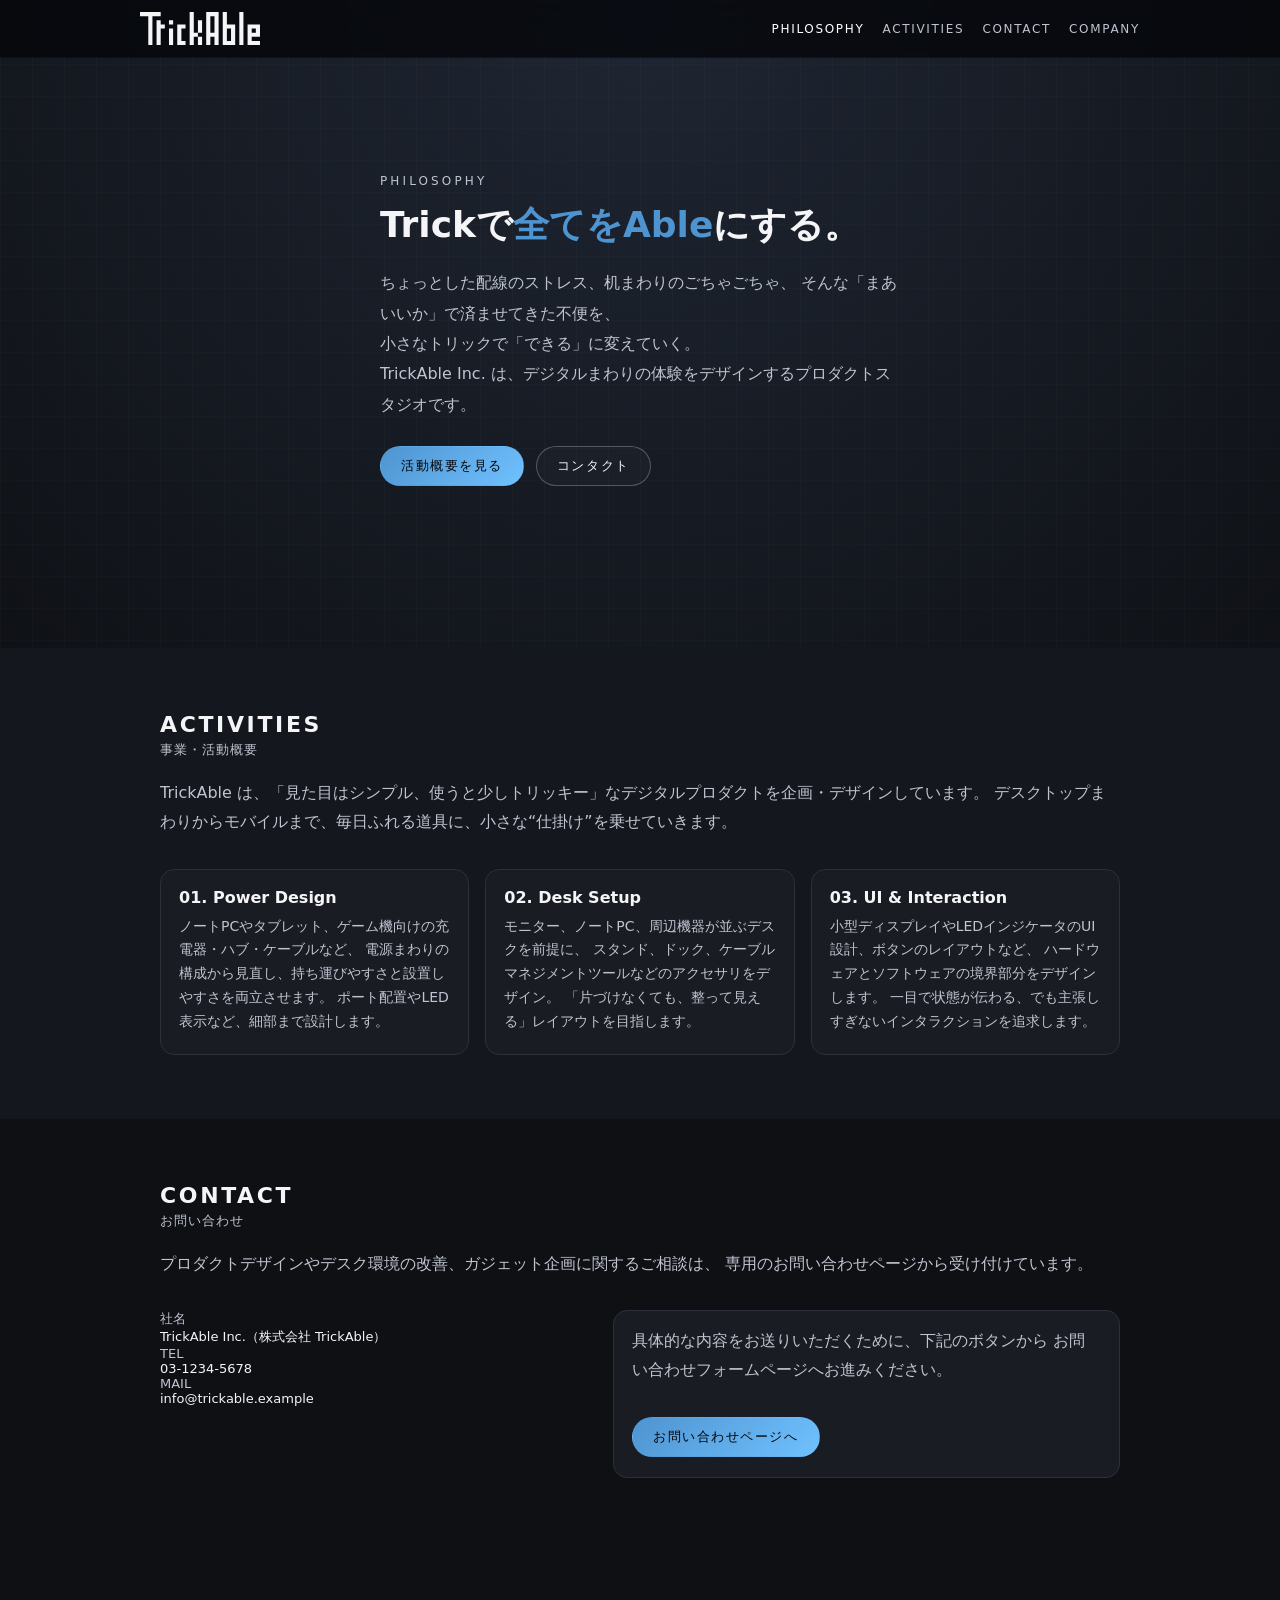
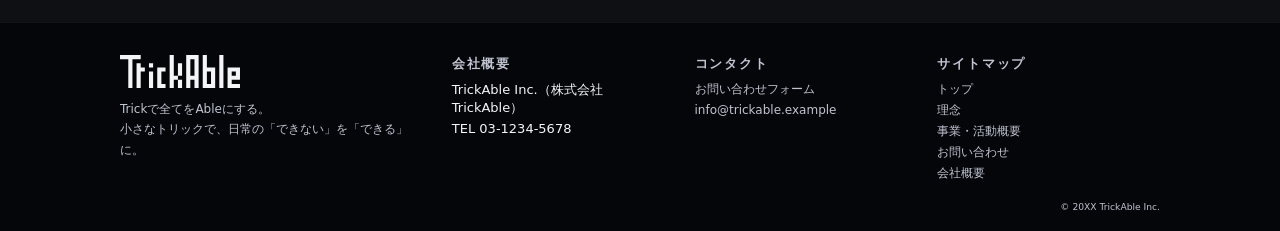
<file: index.html>
<!-- index.html -->
<!DOCTYPE html>
<html lang="ja">
<head>
  <meta charset="UTF-8">
  <title>TrickAble Inc. | Trickで全てをAbleにする。</title>
  <meta name="viewport" content="width=device-width, initial-scale=1">
  <meta name="description" content="TrickAble Inc. は、デジタルまわりの“ちいさな不便”をトリックで解決するプロダクトデザインカンパニーです。">
  <link rel="stylesheet" href="assets/css/style.css">
</head>
<body data-page="home">

  <!-- 共通ヘッダー -->
  <div data-include="partials/header.html"></div>

  <main id="main">
    <!-- 理念 -->
    <section id="philosophy" class="hero" aria-labelledby="philosophy-heading">
      <div class="hero-inner">
        <p class="hero-kicker">PHILOSOPHY</p>
        <h1 id="philosophy-heading" class="hero-title">
          Trickで<span>全てをAble</span>にする。
        </h1>
        <p class="hero-sub">
          ちょっとした配線のストレス、机まわりのごちゃごちゃ、<br class="sp-only">
          そんな「まあいいか」で済ませてきた不便を、<br>
          小さなトリックで「できる」に変えていく。<br>
          TrickAble Inc. は、デジタルまわりの体験をデザインするプロダクトスタジオです。
        </p>
        <div class="hero-cta">
          <a href="#activities" class="btn-primary js-scroll">活動概要を見る</a>
          <a href="#contact" class="btn-secondary js-scroll">コンタクト</a>
        </div>
      </div>
      <div class="hero-bg-grid" aria-hidden="true"></div>
    </section>

    <!-- 活動概要 -->
    <section id="activities" class="section section-alt" aria-labelledby="activities-heading">
      <div class="section-inner">
        <h2 id="activities-heading" class="section-title">
          ACTIVITIES<span> 事業・活動概要</span>
        </h2>
        <p class="section-lead">
          TrickAble は、「見た目はシンプル、使うと少しトリッキー」なデジタルプロダクトを企画・デザインしています。
          デスクトップまわりからモバイルまで、毎日ふれる道具に、小さな“仕掛け”を乗せていきます。
        </p>

        <div class="cards-grid">
          <article class="card">
            <h3 class="card-title">01. Power Design</h3>
            <p class="card-body">
              ノートPCやタブレット、ゲーム機向けの充電器・ハブ・ケーブルなど、
              電源まわりの構成から見直し、持ち運びやすさと設置しやすさを両立させます。
              ポート配置やLED表示など、細部まで設計します。
            </p>
          </article>

          <article class="card">
            <h3 class="card-title">02. Desk Setup</h3>
            <p class="card-body">
              モニター、ノートPC、周辺機器が並ぶデスクを前提に、
              スタンド、ドック、ケーブルマネジメントツールなどのアクセサリをデザイン。
              「片づけなくても、整って見える」レイアウトを目指します。
            </p>
          </article>

          <article class="card">
            <h3 class="card-title">03. UI &amp; Interaction</h3>
            <p class="card-body">
              小型ディスプレイやLEDインジケータのUI設計、ボタンのレイアウトなど、
              ハードウェアとソフトウェアの境界部分をデザインします。
              一目で状態が伝わる、でも主張しすぎないインタラクションを追求します。
            </p>
          </article>
        </div>
      </div>
    </section>

    <!-- CONTACT：問い合わせページへの導線のみ -->
    <section id="contact" class="section" aria-labelledby="contact-heading-index">
      <div class="section-inner">
        <h2 id="contact-heading-index" class="section-title">
          CONTACT<span> お問い合わせ</span>
        </h2>
        <p class="section-lead">
          プロダクトデザインやデスク環境の改善、ガジェット企画に関するご相談は、<br class="sp-only">
          専用のお問い合わせページから受け付けています。
        </p>

        <div class="contact-layout">
          <div class="contact-info">
            <dl>
              <dt>社名</dt>
              <dd>TrickAble Inc.（株式会社 TrickAble）</dd>

              <dt>TEL</dt>
              <dd>03-1234-5678</dd>

              <dt>MAIL</dt>
              <dd>info@trickable.example</dd>
            </dl>
          </div>

          <div class="contact-form">
            <p class="section-lead">
              具体的な内容をお送りいただくために、下記のボタンから<br class="sp-only">
              お問い合わせフォームページへお進みください。
            </p>
            <div class="form-actions">
              <a href="contact.html" class="btn-primary">お問い合わせページへ</a>
            </div>
          </div>
        </div>
      </div>
    </section>

  </main>

  <!-- 共通フッター -->
  <div data-include="partials/footer.html"></div>

  <script src="assets/js/main.js"></script>
</body>
</html>
</file>
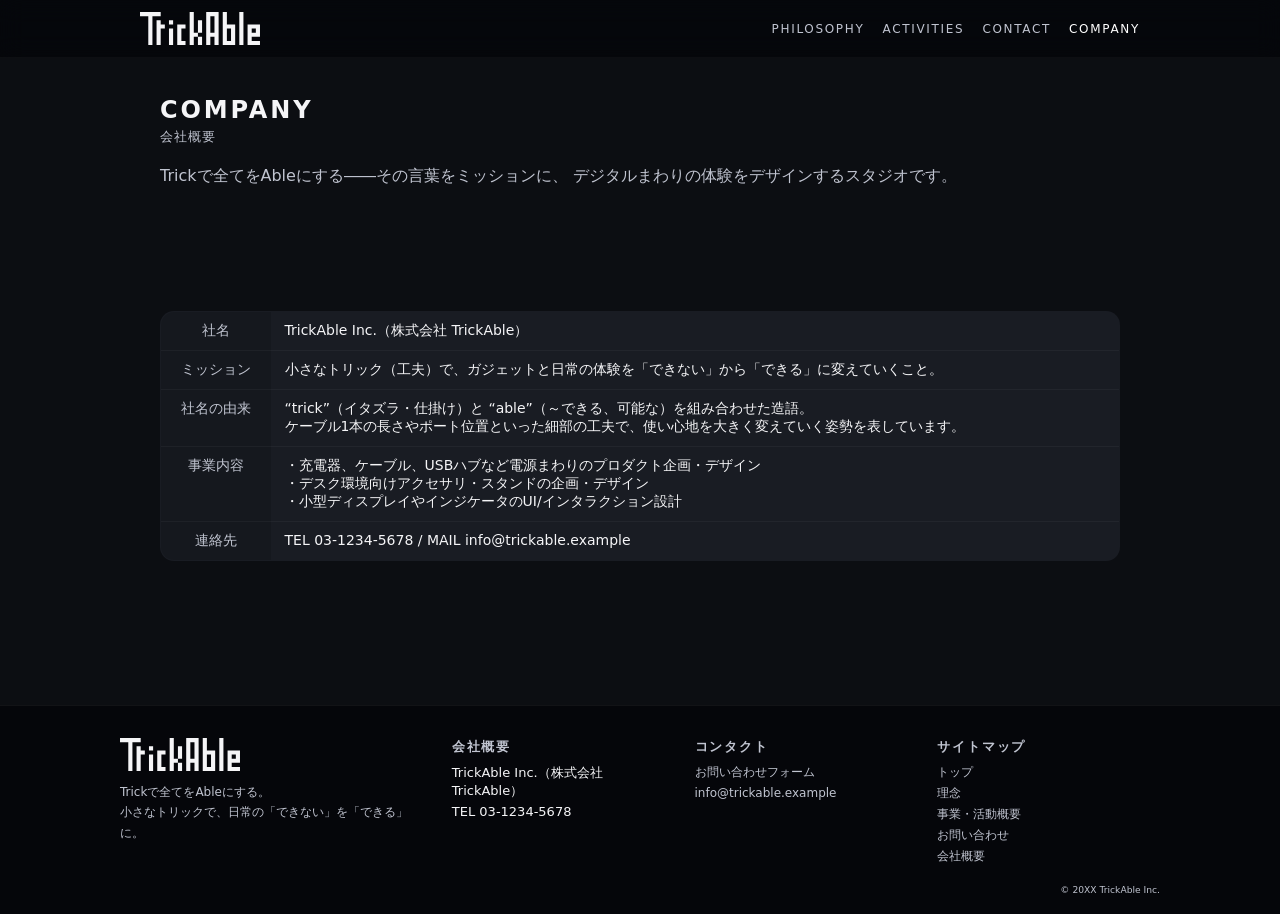
<file: about.html>
<!-- about.html -->
<!DOCTYPE html>
<html lang="ja">
<head>
  <meta charset="UTF-8">
  <title>会社概要 | TrickAble Inc.</title>
  <meta name="viewport" content="width=device-width, initial-scale=1">
  <meta name="description" content="TrickAble Inc. の会社概要ページです。ミッションや事業内容、社名の由来などを掲載しています。">
  <link rel="stylesheet" href="assets/css/style.css">
</head>
<body class="subpage" data-page="about">

  <div data-include="partials/header.html"></div>

  <main id="main">
    <section class="page-hero" aria-labelledby="company-heading-page">
      <div class="section-inner">
        <h1 id="company-heading-page" class="page-title">
          COMPANY<span> 会社概要</span>
        </h1>
        <p class="section-lead">
          Trickで全てをAbleにする――その言葉をミッションに、<br class="sp-only">
          デジタルまわりの体験をデザインするスタジオです。
        </p>
      </div>
    </section>

    <section class="section" aria-labelledby="company-info-heading">
      <div class="section-inner">
        <h2 id="company-info-heading" class="visually-hidden">会社情報</h2>
        <table class="info-table">
          <tbody>
            <tr>
              <th scope="row">社名</th>
              <td>TrickAble Inc.（株式会社 TrickAble）</td>
            </tr>
            <tr>
              <th scope="row">ミッション</th>
              <td>
                小さなトリック（工夫）で、ガジェットと日常の体験を「できない」から「できる」に変えていくこと。
              </td>
            </tr>
            <tr>
              <th scope="row">社名の由来</th>
              <td>
                “trick”（イタズラ・仕掛け）と “able”（～できる、可能な）を組み合わせた造語。<br>
                ケーブル1本の長さやポート位置といった細部の工夫で、使い心地を大きく変えていく姿勢を表しています。
              </td>
            </tr>
            <tr>
              <th scope="row">事業内容</th>
              <td>
                ・充電器、ケーブル、USBハブなど電源まわりのプロダクト企画・デザイン<br>
                ・デスク環境向けアクセサリ・スタンドの企画・デザイン<br>
                ・小型ディスプレイやインジケータのUI/インタラクション設計
              </td>
            </tr>
            <tr>
              <th scope="row">連絡先</th>
              <td>TEL 03-1234-5678 / MAIL info@trickable.example</td>
            </tr>
          </tbody>
        </table>
      </div>
    </section>
  </main>

  <div data-include="partials/footer.html"></div>

  <script src="assets/js/main.js"></script>
</body>
</html>
</file>
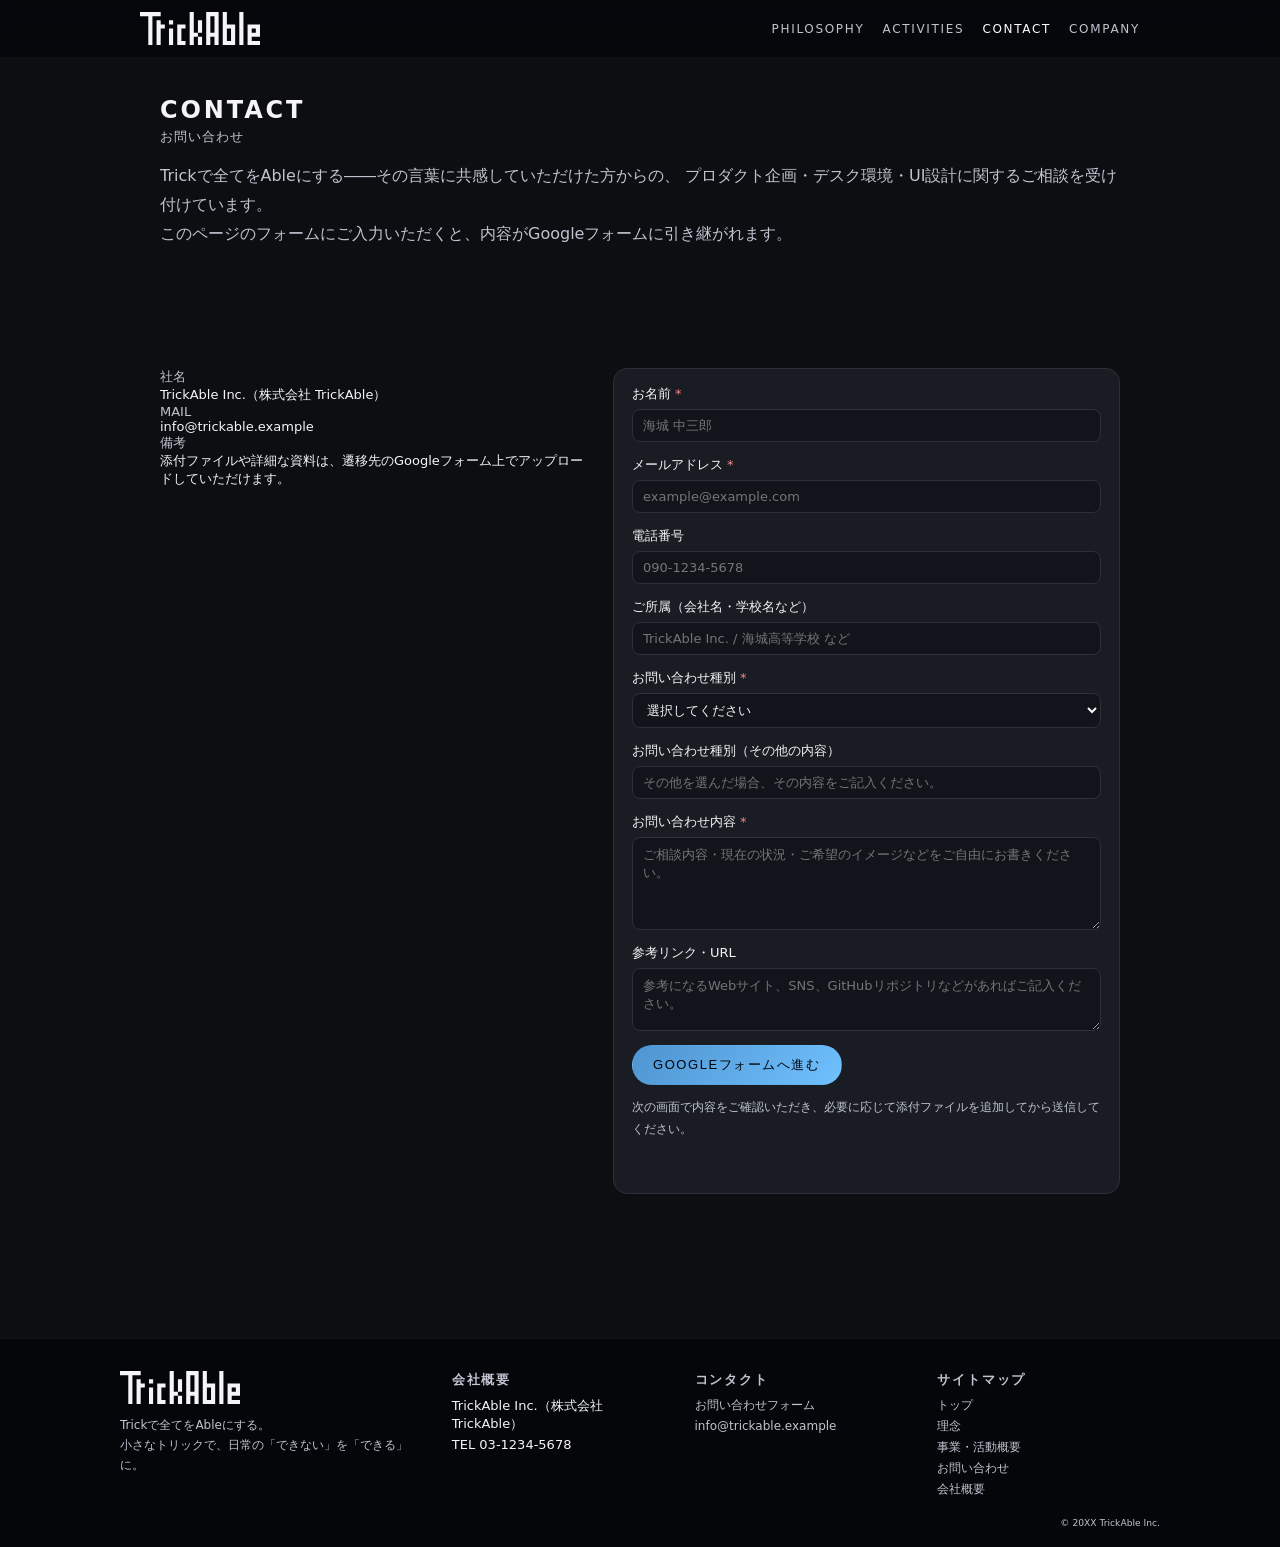
<file: contact.html>
<!-- contact.html -->
<!DOCTYPE html>
<html lang="ja">
<head>
  <meta charset="UTF-8">
  <title>お問い合わせ | TrickAble Inc.</title>
  <meta name="viewport" content="width=device-width, initial-scale=1">
  <meta name="description" content="TrickAble Inc. へのお問い合わせフォームページです。プロダクト企画・デスク環境・UI設計に関するご相談を受け付けています。">
  <link rel="stylesheet" href="assets/css/style.css">
</head>
<body class="subpage" data-page="contact">

  <div data-include="partials/header.html"></div>

  <main id="main">
    <section class="page-hero" aria-labelledby="contact-heading-page">
      <div class="section-inner">
        <h1 id="contact-heading-page" class="page-title">
          CONTACT<span> お問い合わせ</span>
        </h1>
        <p class="section-lead">
          Trickで全てをAbleにする――その言葉に共感していただけた方からの、<br class="sp-only">
          プロダクト企画・デスク環境・UI設計に関するご相談を受け付けています。<br>
          このページのフォームにご入力いただくと、内容がGoogleフォームに引き継がれます。
        </p>
      </div>
    </section>

    <section class="section">
      <div class="section-inner">
        <div class="contact-layout">
          <div class="contact-info">
            <dl>
              <dt>社名</dt>
              <dd>TrickAble Inc.（株式会社 TrickAble）</dd>

              <dt>MAIL</dt>
              <dd>info@trickable.example</dd>

              <dt>備考</dt>
              <dd>
                添付ファイルや詳細な資料は、遷移先のGoogleフォーム上でアップロードしていただけます。
              </dd>
            </dl>
          </div>

          <form id="ta-contact-form" class="contact-form" action="#" method="post" novalidate>
            <div class="form-row">
              <label for="name">お名前<span style="color:#f88;"> *</span></label>
              <input id="name" type="text" name="name" placeholder="海城 中三郎" required>
            </div>

            <div class="form-row">
              <label for="email">メールアドレス<span style="color:#f88;"> *</span></label>
              <input id="email" type="email" name="email" placeholder="example@example.com" required>
            </div>

            <div class="form-row">
              <label for="tel">電話番号</label>
              <input id="tel" type="tel" name="tel" placeholder="090-1234-5678">
            </div>

            <div class="form-row">
              <label for="org">ご所属（会社名・学校名など）</label>
              <input id="org" type="text" name="org" placeholder="TrickAble Inc. / 海城高等学校 など">
            </div>

            <div class="form-row">
              <label for="type">お問い合わせ種別<span style="color:#f88;"> *</span></label>
              <select id="type" name="type" required>
                <option value="">選択してください</option>
                <option value="プロダクト企画・開発について">プロダクト企画・開発について</option>
                <option value="デスク環境・アクセサリについて">デスク環境・アクセサリについて</option>
                <option value="UI / インタラクション設計について">UI / インタラクション設計について</option>
                <option value="メディア・取材について">メディア・取材について</option>
                <option value="その他">その他</option>
              </select>
            </div>

            <div class="form-row">
              <label for="type-detail">お問い合わせ種別（その他の内容）</label>
              <input
                id="type-detail"
                type="text"
                name="type-detail"
                placeholder="その他を選んだ場合、その内容をご記入ください。"
              >
            </div>

            <div class="form-row">
              <label for="message">お問い合わせ内容<span style="color:#f88;"> *</span></label>
              <textarea
                id="message"
                name="message"
                rows="5"
                placeholder="ご相談内容・現在の状況・ご希望のイメージなどをご自由にお書きください。"
                required
              ></textarea>
            </div>

            <div class="form-row">
              <label for="ref">参考リンク・URL</label>
              <textarea
                id="ref"
                name="ref"
                rows="3"
                placeholder="参考になるWebサイト、SNS、GitHubリポジトリなどがあればご記入ください。"
              ></textarea>
            </div>

            <div class="form-actions">
              <button type="submit" class="btn-primary">Googleフォームへ進む</button>
            </div>

            <p class="section-lead" style="margin-top:12px;font-size:12px;color:#c0c4d0;">
              次の画面で内容をご確認いただき、必要に応じて添付ファイルを追加してから送信してください。
            </p>
          </form>
        </div>
      </div>
    </section>
  </main>

  <div data-include="partials/footer.html"></div>

  <script src="assets/js/main.js"></script>
</body>
</html>
</file>
<file: assets/css/style.css>
/* assets/css/style.css */

:root {
  --bg: #0e1014;
  --bg-alt: #14171d;
  --card: #191c23;
  --accent: #4e94d0;
  --accent-soft: rgba(78,148,208,0.1);
  --text-main: #f5f5f7;
  --text-sub: #c0c4d0;
  --border-soft: #2b303a;
  --font-jp: -apple-system, BlinkMacSystemFont, "SF Pro Text",
             "Hiragino Sans", "Yu Gothic", system-ui, sans-serif;
}

*,
*::before,
*::after {
  box-sizing: border-box;
}

/* 画面全体をしっかり黒で塗る */
html {
  margin: 0;
  padding: 0;
  height: 100%;
  background-color: #000000;
}

/* body にグラデーション＋テキスト設定 */
body {
  margin: 0;
  padding: 0;
  min-height: 100%;
  font-family: var(--font-jp);
  color: var(--text-main);

  /* ベースの塗りつぶし */
  background-color: #000000;

  /* その上にグラデーション */
  background-image: radial-gradient(circle at top, #1f2633 0, var(--bg) 50%);
  background-repeat: no-repeat;
  background-size: cover;
}

/* サブページはフラットな濃紺背景 */
body.subpage {
  background-color: #0c0e12;
  background-image: none;
}

a {
  color: inherit;
  text-decoration: none;
}

a:hover {
  text-decoration: underline;
}

img {
  max-width: 100%;
  height: auto;
  display: block;
}

/* レスポンシブ補助 */

.sp-only {
  display: none;
}

@media (max-width: 720px) {
  .sp-only {
    display: inline;
  }
}

/* ヘッダー */

.site-header {
  /* position: sticky; を fixed に変更 */
  position: fixed;
  top: 0;
  left: 0;
  right: 0;

  z-index: 20;

  backdrop-filter: blur(12px);
  /* 好きな透明度で OK（半透明に戻したいなら rgba で） */
  background-color: rgba(5, 6, 10, 0.78);
  border-bottom: 1px solid rgba(255,255,255,0.03);
}


.header-inner {
  max-width: 1040px;
  margin: 0 auto;
  padding: 12px 20px;
  display: flex;
  align-items: center;
  justify-content: space-between;
  gap: 16px;
}

.logo-mark,
.footer-logo {
  display: inline-flex;
  align-items: center;
  gap: 8px;
}

/* SVGロゴ */

.logo-svg {
  display: block;
  width: 120px;
  height: auto;
  fill: currentColor;
}

.site-header .logo-mark {
  color: #f5f5f7;
}

.site-footer .footer-logo {
  color: #f5f5f7;
}

.logo-link {
  display: inline-flex;
  align-items: center;
  gap: 8px;
}

/* PC 時のナビ */

.global-nav {
  display: flex;
  flex-wrap: nowrap;
  gap: 18px;
  font-size: 12px;
  letter-spacing: .14em;
}

.global-nav a {
  text-transform: uppercase;
  color: var(--text-sub);
}

.global-nav a:hover {
  color: #ffffff;
  text-decoration: none;
}

.global-nav a.is-current {
  color: #ffffff;
}

/* スマホ時のヘッダー調整 */

@media (max-width: 720px) {
  .header-inner {
    padding-inline: 12px;
    flex-wrap: wrap;              /* ロゴとナビを縦に折り返し可能に */
    justify-content: center;
  }

  .logo-mark {
    flex: 0 0 100%;
    display: flex;
    justify-content: center;      /* ロゴを中央に */
  }

  .logo-svg {
    width: 140px;                 /* モバイルでは少し大きく見せてもOK */
  }

  .global-nav {
    flex: 0 0 100%;
    justify-content: center;      /* ナビを中央寄せ */
    flex-wrap: wrap;              /* 幅が足りなければ自動で折り返す */
    gap: 10px 14px;               /* 縦横の余白 */
    font-size: 11px;              /* 文字を少し小さく */
    text-align: center;
  }
}

/* セクション共通 */

main {
  padding-bottom: 80px;
}

.hero,
.section,
.page-hero {
  padding: 64px 16px;
}

.section-alt {
  background: var(--bg-alt);
}

.section-inner {
  max-width: 960px;
  margin: 0 auto;
}

.section-title {
  font-size: 22px;
  letter-spacing: .12em;
  text-transform: uppercase;
  margin: 0 0 20px;
  display: inline-flex;
  flex-direction: column;
  gap: 4px;
}

.section-title span {
  font-size: 13px;
  font-weight: 400;
  color: var(--text-sub);
  letter-spacing: .08em;
}

.section-lead {
  margin: 0 0 32px;
  color: var(--text-sub);
  line-height: 1.8;
}

/* ヒーロー */

.hero {
  position: relative;
  min-height: 72vh;
  display: flex;
  align-items: center;
}

.hero-inner {
  position: relative;
  z-index: 1;
  max-width: 960px;
  margin: 0 auto;
}

.hero-kicker {
  font-size: 12px;
  letter-spacing: .26em;
  text-transform: uppercase;
  color: var(--text-sub);
  margin-bottom: 12px;
}

.hero-title {
  font-size: clamp(28px, 4vw, 36px);
  margin: 0 0 18px;
  line-height: 1.4;
}

.hero-title span {
  color: var(--accent);
}

.hero-sub {
  margin: 0 0 26px;
  color: var(--text-sub);
  line-height: 1.9;
  max-width: 520px;
}

.hero-cta {
  display: flex;
  flex-wrap: wrap;
  gap: 12px;
}

.hero-bg-grid {
  position: absolute;
  inset: 0;
  background-image:
    linear-gradient(rgba(255,255,255,0.02) 1px, transparent 1px),
    linear-gradient(90deg, rgba(255,255,255,0.03) 1px, transparent 1px);
  background-size: 32px 32px;
  opacity: .7;
}

@media (max-width: 720px) {
  .hero {
    min-height: auto;
    padding-top: 88px;
  }
  .hero-sub {
    max-width: none;
  }
}

/* ボタン */

.btn-primary,
.btn-secondary {
  display: inline-flex;
  align-items: center;
  justify-content: center;
  padding: 10px 20px;
  border-radius: 999px;
  font-size: 13px;
  letter-spacing: .12em;
  text-transform: uppercase;
  border: 1px solid transparent;
  cursor: pointer;
  background: none;
}

.btn-primary {
  background: linear-gradient(135deg, var(--accent), #70c1ff);
  color: #020509;
}

.btn-secondary {
  border-color: rgba(255,255,255,0.25);
  color: var(--text-main);
  background: rgba(255,255,255,0.02);
}

.btn-primary:hover,
.btn-secondary:hover {
  text-decoration: none;
  filter: brightness(1.1);
}

/* カード */

.cards-grid {
  display: grid;
  grid-template-columns: repeat(auto-fit,minmax(260px,1fr));
  gap: 16px;
}

.card {
  background: var(--card);
  border-radius: 14px;
  padding: 18px 18px 20px;
  border: 1px solid var(--border-soft);
}

.card-title {
  margin: 0 0 8px;
  font-size: 16px;
}

.card-body {
  margin: 0;
  font-size: 14px;
  color: var(--text-sub);
  line-height: 1.7;
}

/* コンタクトレイアウト */

.contact-layout {
  display: grid;
  grid-template-columns: minmax(0, 1.1fr) minmax(0, 1.3fr);
  gap: 24px;
  align-items: flex-start;
}

.contact-info dl {
  margin: 0;
}

.contact-info .row {
  display: grid;
  grid-template-columns: 80px 1fr;
  gap: 8px;
  padding: 6px 0;
  border-bottom: 1px solid rgba(255,255,255,0.05);
}

.contact-info dt {
  font-size: 13px;
  color: var(--text-sub);
}

.contact-info dd {
  margin: 0;
  font-size: 13px;
}

.contact-form {
  background: var(--card);
  border-radius: 14px;
  padding: 16px 18px 20px;
  border: 1px solid var(--border-soft);
}

.form-row {
  display: flex;
  flex-direction: column;
  gap: 6px;
  margin-bottom: 14px;
}

.form-row label {
  font-size: 13px;
}

.form-row input,
.form-row textarea,
.form-row select {
  background: #11141b;
  border-radius: 8px;
  border: 1px solid var(--border-soft);
  padding: 8px 10px;
  color: var(--text-main);
  font-family: inherit;
  font-size: 13px;
}

.form-row input:focus,
.form-row textarea:focus,
.form-row select:focus {
  outline: 1px solid var(--accent);
  border-color: var(--accent);
}

.form-actions {
  margin-top: 8px;
}

@media (max-width: 720px) {
  .contact-layout {
    grid-template-columns: 1fr;
  }
}

/* サブページ */

.page-hero {
  padding-top: 96px;
  padding-bottom: 24px;
}

.page-title {
  font-size: 24px;
  margin: 0 0 16px;
  letter-spacing: .12em;
  text-transform: uppercase;
  display: inline-flex;
  flex-direction: column;
  gap: 4px;
}

.page-title span {
  font-size: 13px;
  font-weight: 400;
  color: var(--text-sub);
  letter-spacing: .08em;
}

/* 会社概要テーブル */

.info-table {
  width: 100%;
  border-collapse: collapse;
  font-size: 14px;
  background: var(--card);
  border-radius: 14px;
  overflow: hidden;
  border: 1px solid var(--border-soft);
}

.info-table th,
.info-table td {
  padding: 10px 14px;
  border-bottom: 1px solid rgba(255,255,255,0.04);
  vertical-align: top;
}

.info-table th {
  width: 110px;
  background: rgba(0,0,0,0.15);
  font-weight: 500;
  color: var(--text-sub);
}

.info-table tr:last-child th,
.info-table tr:last-child td {
  border-bottom: none;
}

/* フッター */

.site-footer {
  background: #05060a;
  border-top: 1px solid rgba(255,255,255,0.05);
  padding: 32px 16px 18px;
}

.footer-inner {
  max-width: 1040px;
  margin: 0 auto 14px;
  display: grid;
  grid-template-columns: minmax(0, 1.4fr) repeat(3, minmax(0, 1fr));
  gap: 20px;
  font-size: 13px;
}

.footer-copy {
  font-size: 12px;
  color: var(--text-sub);
  margin-top: 8px;
  line-height: 1.7;
}

.footer-col h4 {
  margin: 0 0 8px;
  font-size: 13px;
  letter-spacing: .14em;
  text-transform: uppercase;
  color: var(--text-sub);
}

.footer-col ul {
  list-style: none;
  padding: 0;
  margin: 0;
}

.footer-col li {
  margin-bottom: 4px;
}

.footer-col a {
  color: var(--text-sub);
  font-size: 12px;
}

.footer-col a:hover {
  color: #ffffff;
  text-decoration: none;
}

.footer-brand {
  padding-right: 10px;
}

.sitemap {
  font-size: 12px;
}

.footer-bottom {
  max-width: 1040px;
  margin: 0 auto;
  font-size: 11px;
  color: var(--text-sub);
  text-align: right;
}

@media (max-width: 720px) {
  .footer-inner {
    grid-template-columns: 1fr 1fr;
  }
  .footer-brand {
    grid-column: 1 / -1;
  }
  .footer-bottom {
    text-align: left;
  }
}
.visually-hidden {
  position: absolute;
  width: 1px;
  height: 1px;
  padding: 0;
  margin: -1px;
  overflow: hidden;
  clip: rect(0,0,0,0);
  white-space: nowrap;
  border: 0;
}
</file>
